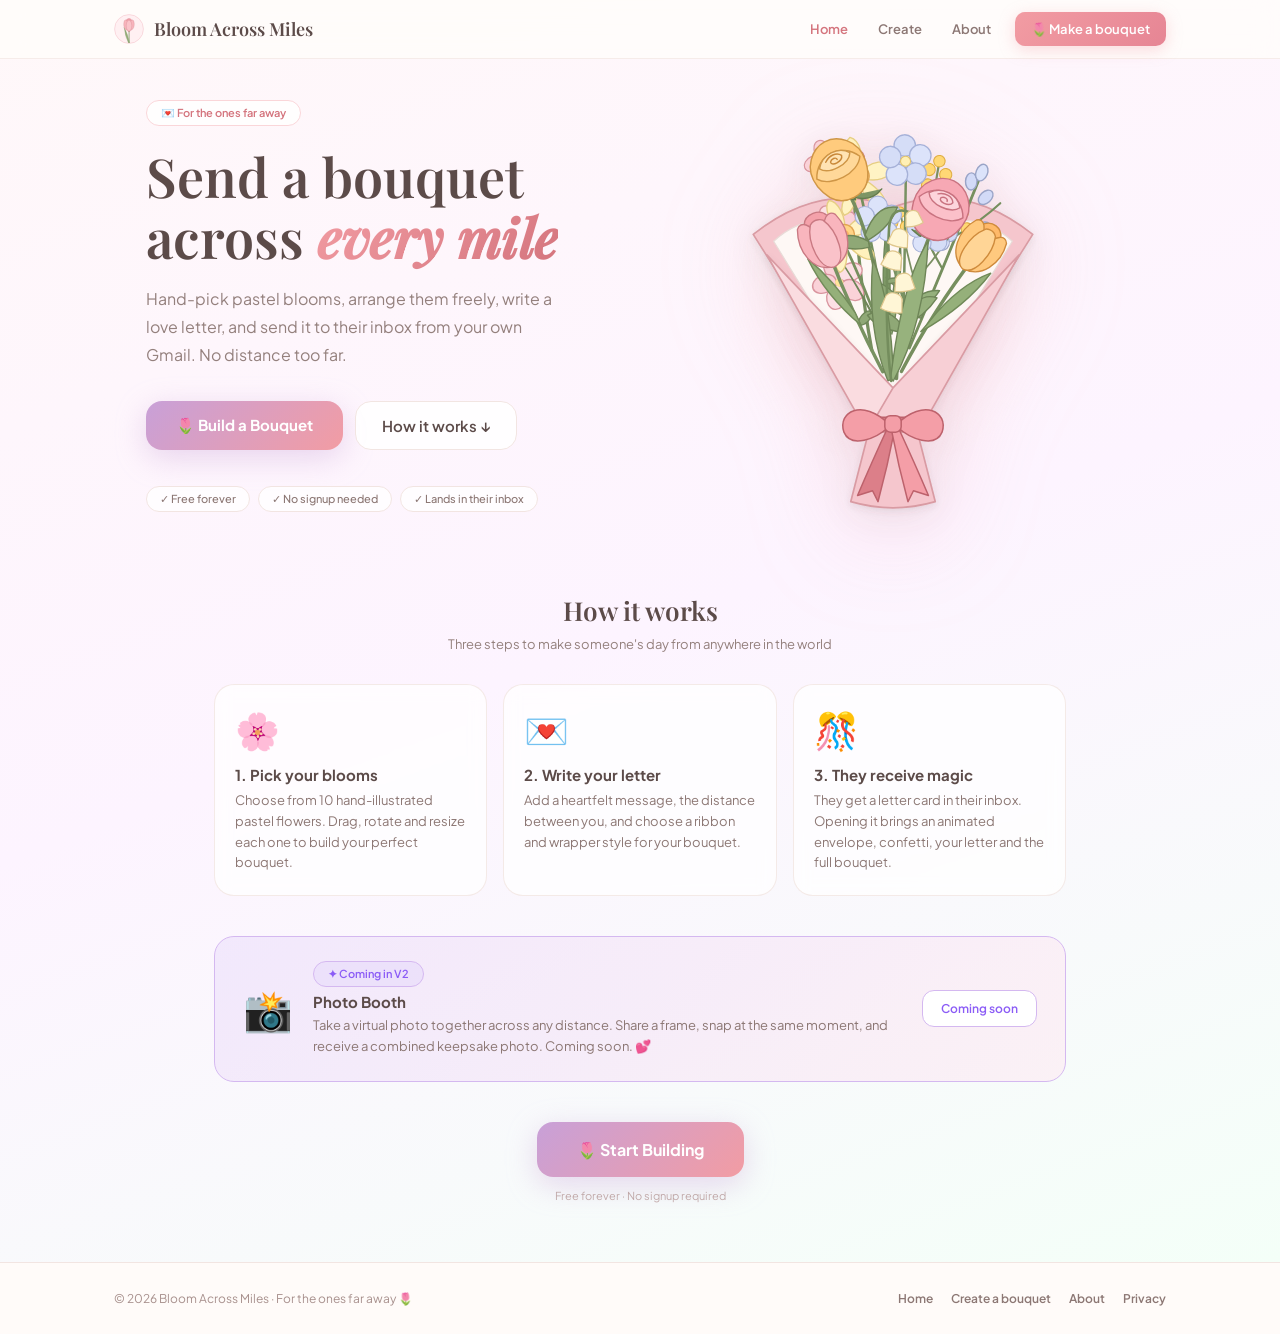
<file: index.html>
<!DOCTYPE html>
<html lang="en">
<head>
<meta charset="UTF-8">
<meta name="viewport" content="width=device-width, initial-scale=1.0, viewport-fit=cover">
<title>Bloom Across Miles - send a bouquet across every mile</title>
<meta name="description" content="Build a pastel bouquet, write a love letter and send it to someone far away. Free, no signup.">
<meta name="theme-color" content="#fdf8f3">
<link rel="icon" href="assets/favicon.svg" type="image/svg+xml">
<link rel="apple-touch-icon" href="assets/apple-touch-icon.png">
<meta property="og:type" content="website">
<meta property="og:site_name" content="Bloom Across Miles">
<meta property="og:title" content="Bloom Across Miles - send a bouquet across every mile">
<meta property="og:description" content="Build a pastel bouquet, write a love letter and send it to someone far away. Free, no signup.">
<meta property="og:image" content="assets/og-image.png">
<meta name="twitter:card" content="summary_large_image">
<link rel="stylesheet" href="core/fonts.css">
<link rel="stylesheet" href="core/base.css">
<link rel="stylesheet" href="core/layout.css">
<link rel="stylesheet" href="features/landing/landing.css">
<script>/* Bouquet links sent before the site had separate pages pointed here; send them to the bouquet page */
if(/^#(b|z|bouquet)=/.test(location.hash))location.replace('bouquet.html'+location.hash);</script>
</head>
<body>

<main id="home">

  <!-- Floating background petals -->
  <div id="landingPetals"></div>

  <div data-site-header></div>

  <!-- Hero - two-column split layout -->
  <div id="hero-split" style="flex:1;display:grid;grid-template-columns:1fr 1fr;align-items:center;gap:0;padding:32px 48px 32px 56px;position:relative;z-index:10;max-width:1100px;margin:0 auto;width:100%;">

    <!-- LEFT: Text content -->
    <div style="display:flex;flex-direction:column;align-items:flex-start;text-align:left;padding-right:32px;">

      <!-- Tag line -->
      <div class="land-fade land-fade-1 version-badge" style="margin-bottom:20px;">
        💌 For the ones far away
      </div>

      <!-- Headline -->
      <h1 class="font-serif land-fade land-fade-2" style="font-size:clamp(36px,4.2vw,58px);font-weight:600;color:#5c4b49;line-height:1.12;margin-bottom:18px;">
        Send a bouquet<br>across <span style="color:#d4747d;font-style:italic;background:linear-gradient(135deg,#f29ca3,#d4747d);-webkit-background-clip:text;-webkit-text-fill-color:transparent;background-clip:text;">every mile</span>
      </h1>

      <p class="land-fade land-fade-3" style="font-size:16px;color:#94807d;line-height:1.75;margin-bottom:32px;max-width:420px;">
        Hand-pick pastel blooms, arrange them freely, write a love letter, and send it to their inbox from your own Gmail. No distance too far.
      </p>

      <!-- CTAs -->
      <div class="land-fade land-fade-4" style="display:flex;gap:12px;flex-wrap:wrap;margin-bottom:36px;">
        <a href="create.html" class="btn-bouquet" style="font-size:15px;padding:14px 30px;">
          🌷 Build a Bouquet
        </a>
        <a href="#features" class="link-soft">How it works ↓</a>
      </div>

      <!-- Trust pills -->
      <div class="land-fade land-fade-5" style="display:flex;flex-wrap:wrap;gap:8px;">
        <span style="display:inline-flex;align-items:center;gap:5px;background:rgba(255,255,255,.75);border:1px solid #f2e5e2;border-radius:99px;padding:5px 13px;font-size:11px;color:#8c7774;font-weight:500;">✓ Free forever</span>
        <span style="display:inline-flex;align-items:center;gap:5px;background:rgba(255,255,255,.75);border:1px solid #f2e5e2;border-radius:99px;padding:5px 13px;font-size:11px;color:#8c7774;font-weight:500;">✓ No signup needed</span>
        <span style="display:inline-flex;align-items:center;gap:5px;background:rgba(255,255,255,.75);border:1px solid #f2e5e2;border-radius:99px;padding:5px 13px;font-size:11px;color:#8c7774;font-weight:500;">✓ Lands in their inbox</span>
      </div>
    </div>

    <!-- RIGHT: Big animated bouquet -->
    <div class="float-bob land-fade land-fade-1" style="display:flex;align-items:center;justify-content:center;">
      <!-- Decorative glow circle behind bouquet -->
      <div style="position:relative;display:flex;align-items:center;justify-content:center;">
        <div style="position:absolute;width:320px;height:320px;border-radius:50%;background:radial-gradient(circle,rgba(249,184,196,.28) 0%,rgba(255,240,244,.12) 60%,transparent 80%);pointer-events:none;"></div>
        <svg id="heroSvg" viewBox="80 55 440 630" width="300" height="430" style="overflow:visible;filter:drop-shadow(0 20px 50px rgba(242,156,163,.28)) drop-shadow(0 6px 16px rgba(92,75,73,.08));position:relative;z-index:1;"></svg>
      </div>
    </div>
  </div>


  <!-- Features section -->
  <div id="features" style="padding:40px 24px 60px;position:relative;z-index:10;max-width:900px;margin:0 auto;width:100%;">
    <h2 class="font-serif land-fade" style="font-size:26px;font-weight:600;color:#5c4b49;text-align:center;margin-bottom:8px;">How it works</h2>
    <p style="font-size:13px;color:#94807d;text-align:center;margin-bottom:32px;">Three steps to make someone's day from anywhere in the world</p>

    <div style="display:grid;grid-template-columns:repeat(auto-fit,minmax(240px,1fr));gap:16px;margin-bottom:40px;">

      <div class="feature-card land-fade land-fade-2">
        <div style="font-size:36px;margin-bottom:12px;">🌸</div>
        <h3 style="font-size:15px;font-weight:700;color:#5c4b49;margin-bottom:6px;">1. Pick your blooms</h3>
        <p style="font-size:13px;color:#8c7774;line-height:1.6;">Choose from 10 hand-illustrated pastel flowers. Drag, rotate and resize each one to build your perfect bouquet.</p>
      </div>

      <div class="feature-card land-fade land-fade-3">
        <div style="font-size:36px;margin-bottom:12px;">💌</div>
        <h3 style="font-size:15px;font-weight:700;color:#5c4b49;margin-bottom:6px;">2. Write your letter</h3>
        <p style="font-size:13px;color:#8c7774;line-height:1.6;">Add a heartfelt message, the distance between you, and choose a ribbon and wrapper style for your bouquet.</p>
      </div>

      <div class="feature-card land-fade land-fade-4">
        <div style="font-size:36px;margin-bottom:12px;">🎊</div>
        <h3 style="font-size:15px;font-weight:700;color:#5c4b49;margin-bottom:6px;">3. They receive magic</h3>
        <p style="font-size:13px;color:#8c7774;line-height:1.6;">They get a letter card in their inbox. Opening it brings an animated envelope, confetti, your letter and the full bouquet.</p>
      </div>
    </div>

    <!-- V2 teaser -->
    <div style="background:linear-gradient(135deg,rgba(232,218,250,.5),rgba(255,230,240,.5));border:1.5px solid #d4b8f0;border-radius:20px;padding:24px 28px;display:flex;align-items:center;gap:20px;flex-wrap:wrap;">
      <div style="font-size:40px;">📸</div>
      <div style="flex:1;min-width:200px;">
        <div style="display:flex;align-items:center;gap:8px;margin-bottom:5px;">
          <span class="version-badge v2-badge">✦ Coming in V2</span>
        </div>
        <h3 style="font-size:15px;font-weight:700;color:#5c4b49;margin-bottom:4px;">Photo Booth</h3>
        <p style="font-size:13px;color:#8c7774;line-height:1.6;">Take a virtual photo together across any distance. Share a frame, snap at the same moment, and receive a combined keepsake photo. Coming soon. 💕</p>
      </div>
      <span style="background:white;border-radius:12px;padding:10px 18px;font-size:12px;font-weight:600;color:#8b5cf6;border:1px solid #d4b8f0;white-space:nowrap;">Coming soon</span>
    </div>

    <!-- Final CTA -->
    <div style="text-align:center;margin-top:40px;">
      <a href="create.html" class="btn-bouquet" style="font-size:16px;padding:17px 40px;">
        🌷 Start Building
      </a>
      <p style="font-size:11px;color:#c0a8a8;margin-top:12px;">Free forever · No signup required</p>
    </div>
  </div>
</main>
<div data-site-footer></div>

<script defer src="core/layout.js"></script>
<script defer src="core/state.js"></script>
<script defer src="core/utils.js"></script>
<script defer src="bouquet/flowers.js"></script>
<script defer src="bouquet/defaults.js"></script>
<script defer src="bouquet/render.js"></script>
<script defer src="features/landing/landing.js"></script>
</body>
</html>
</file>
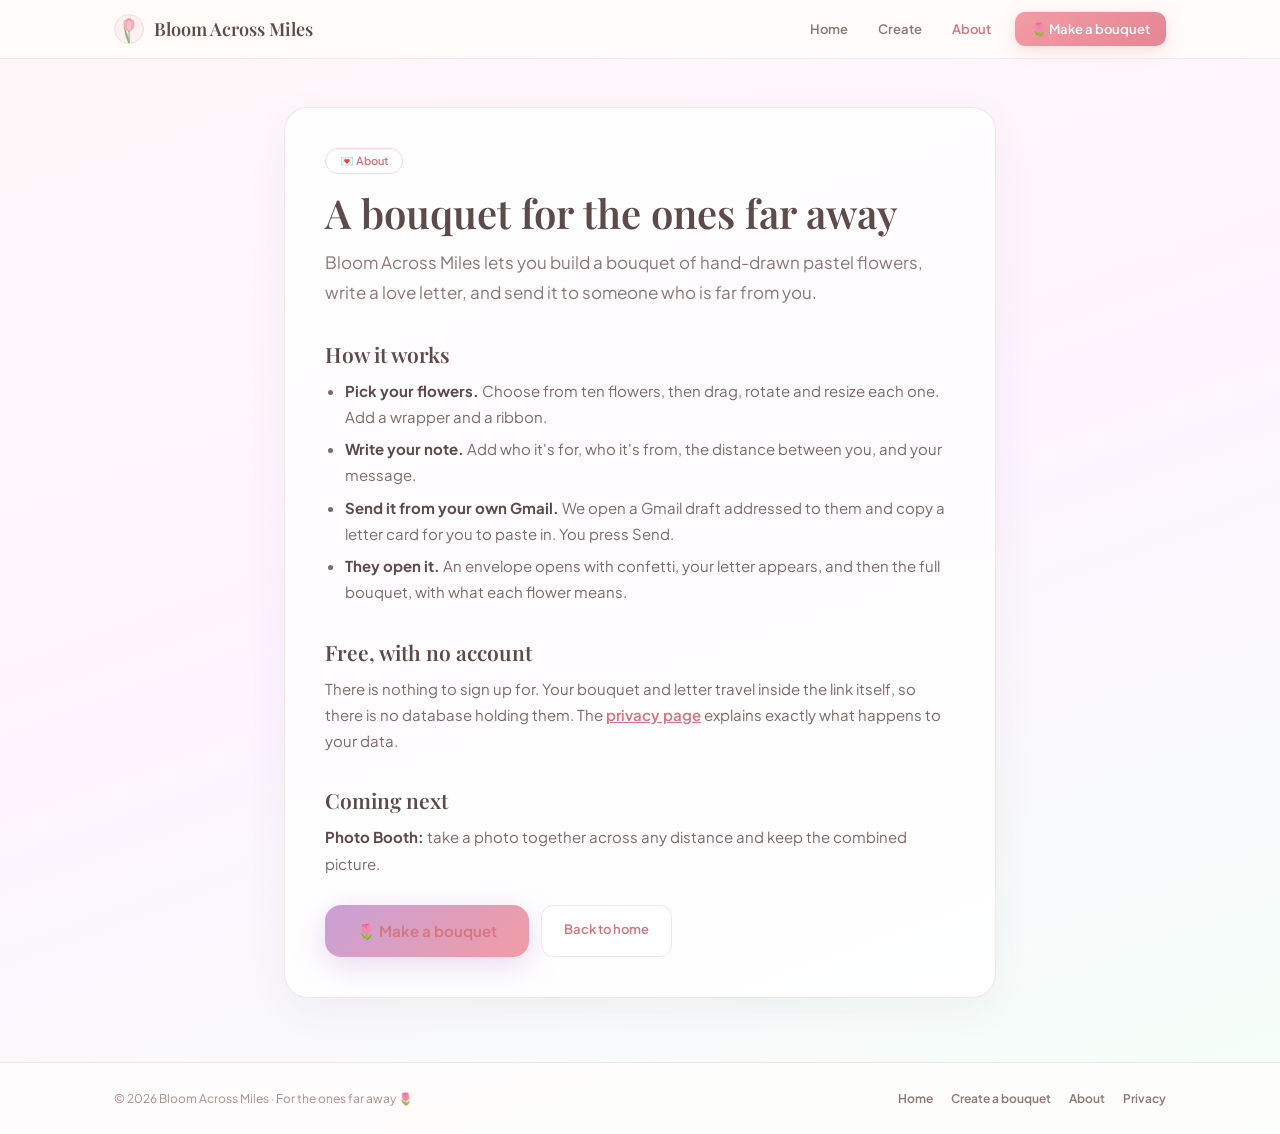
<file: about.html>
<!DOCTYPE html>
<html lang="en">
<head>
<meta charset="UTF-8">
<meta name="viewport" content="width=device-width, initial-scale=1.0, viewport-fit=cover">
<title>About - Bloom Across Miles</title>
<meta name="description" content="What Bloom Across Miles is and how sending a bouquet works.">
<meta name="theme-color" content="#fdf8f3">
<link rel="icon" href="assets/favicon.svg" type="image/svg+xml">
<link rel="apple-touch-icon" href="assets/apple-touch-icon.png">
<meta property="og:type" content="website">
<meta property="og:site_name" content="Bloom Across Miles">
<meta property="og:title" content="About - Bloom Across Miles">
<meta property="og:description" content="What Bloom Across Miles is and how sending a bouquet works.">
<meta property="og:image" content="assets/og-image.png">
<meta name="twitter:card" content="summary_large_image">
<link rel="stylesheet" href="core/fonts.css">
<link rel="stylesheet" href="core/base.css">
<link rel="stylesheet" href="core/layout.css">
</head>
<body class="page">
<div data-site-header></div>
<main class="page-main">
<article class="prose">
  <span class="eyebrow">💌 About</span>
  <h1>A bouquet for the ones far away</h1>
  <p class="lead">Bloom Across Miles lets you build a bouquet of hand-drawn pastel flowers, write a love letter, and send it to someone who is far from you.</p>

  <h2>How it works</h2>
  <ul>
    <li><strong>Pick your flowers.</strong> Choose from ten flowers, then drag, rotate and resize each one. Add a wrapper and a ribbon.</li>
    <li><strong>Write your note.</strong> Add who it's for, who it's from, the distance between you, and your message.</li>
    <li><strong>Send it from your own Gmail.</strong> We open a Gmail draft addressed to them and copy a letter card for you to paste in. You press Send.</li>
    <li><strong>They open it.</strong> An envelope opens with confetti, your letter appears, and then the full bouquet, with what each flower means.</li>
  </ul>

  <h2>Free, with no account</h2>
  <p>There is nothing to sign up for. Your bouquet and letter travel inside the link itself, so there is no database holding them. The <a href="privacy.html">privacy page</a> explains exactly what happens to your data.</p>

  <h2>Coming next</h2>
  <p><strong>Photo Booth:</strong> take a photo together across any distance and keep the combined picture.</p>

  <div class="prose-actions">
    <a href="create.html" class="btn-bouquet">🌷 Make a bouquet</a>
    <a href="index.html" class="btn-secondary" style="padding:15px 22px;">Back to home</a>
  </div>
</article>
</main>
<div data-site-footer></div>
<script defer src="core/layout.js"></script>
</body>
</html>
</file>
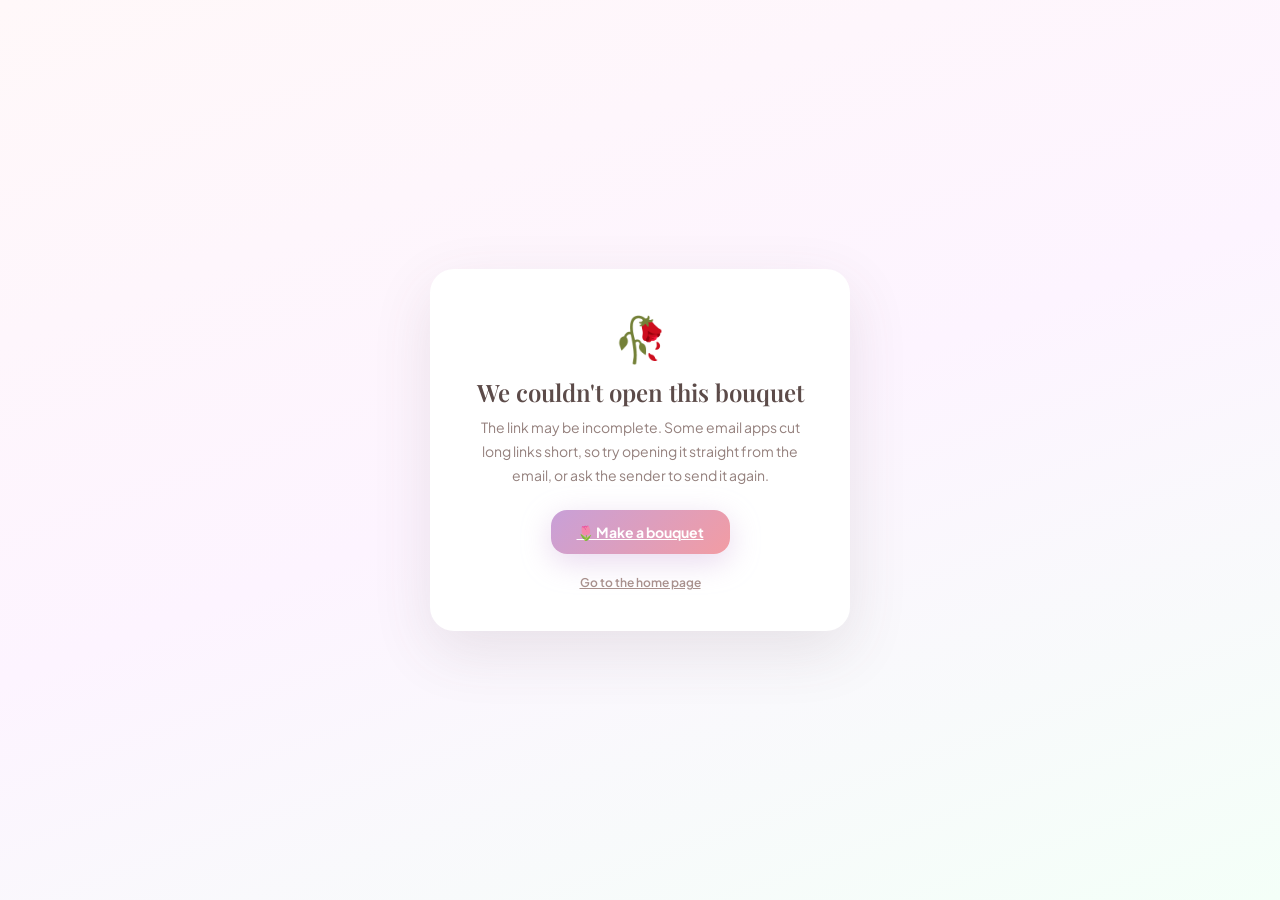
<file: bouquet.html>
<!DOCTYPE html>
<html lang="en">
<head>
<meta charset="UTF-8">
<meta name="viewport" content="width=device-width, initial-scale=1.0, viewport-fit=cover">
<title>A bouquet for you - Bloom Across Miles</title>
<meta name="description" content="Someone far away sent you a bouquet and a love letter. Open it here.">
<meta name="robots" content="noindex">
<meta name="theme-color" content="#fdf8f3">
<link rel="icon" href="assets/favicon.svg" type="image/svg+xml">
<link rel="apple-touch-icon" href="assets/apple-touch-icon.png">
<meta property="og:type" content="website">
<meta property="og:site_name" content="Bloom Across Miles">
<meta property="og:title" content="A bouquet for you - Bloom Across Miles">
<meta property="og:description" content="Someone far away sent you a bouquet and a love letter. Open it here.">
<meta property="og:image" content="assets/og-image.png">
<meta name="twitter:card" content="summary_large_image">
<link rel="stylesheet" href="core/fonts.css">
<link rel="stylesheet" href="core/base.css">
<link rel="stylesheet" href="core/screens.css">
<link rel="stylesheet" href="features/send/send.css">
<link rel="stylesheet" href="features/recipient/recipient.css">
</head>
<body>
<noscript><p style="padding:40px;text-align:center;">Please turn on JavaScript to open your bouquet.</p></noscript>

<div id="screen-recipient" data-screen="recipient" data-display="block">
  <div id="recipient-bg"></div>
  <canvas id="confetti-canvas"></canvas>

  <!-- Envelope animation -->
  <div id="envelope-wrap">
    <div style="text-align:center;margin-bottom:28px;position:relative;z-index:20;">
      <p style="font-size:12px;letter-spacing:.1em;text-transform:uppercase;font-weight:600;color:#d97b84;margin-bottom:6px;">💌 You received something special</p>
      <h2 class="font-serif" style="font-size:28px;font-weight:600;color:#5c4b49;" id="recipientHeading">A bouquet is waiting for you</h2>
    </div>

    <!-- The envelope -->
    <div class="env-container env-bounce" id="envContainer" onclick="openEnvelope()" title="Tap to open" role="button" aria-label="Open the envelope">
      <!-- Envelope body -->
      <div class="env-body"></div>
      <!-- Back flap (always visible behind letter) -->
      <div class="env-back-flap"></div>
      <!-- Left & right inner triangles -->
      <div class="env-left"></div>
      <div class="env-right"></div>
      <!-- Bottom inner triangle -->
      <div class="env-bottom"></div>
      <!-- Letter (starts inside, rises up) -->
      <div class="letter-card" id="letterCard">
        <div class="letter-paper">
          <!-- Wax seal heart -->
          <div class="letter-wax">
            <svg viewBox="0 0 40 40" width="40" height="40">
              <circle cx="20" cy="20" r="19" fill="#c0392b" stroke="#922b21" stroke-width="1.5"/>
              <path d="M20 30 C20 30 9 22 9 15 C9 11 12 8 16 8 C18 8 20 10 20 12 C20 10 22 8 24 8 C28 8 31 11 31 15 C31 22 20 30 20 30 Z" fill="#e8f8f5"/>
              <path d="M14 13 Q16 11 18 13" fill="none" stroke="#922b21" stroke-width="1.2" stroke-linecap="round" opacity=".6"/>
              <path d="M13 16 Q17 13 21 16" fill="none" stroke="#922b21" stroke-width="1.2" stroke-linecap="round" opacity=".5"/>
              <path d="M12 19 Q16 15 20 18" fill="none" stroke="#922b21" stroke-width="1" stroke-linecap="round" opacity=".4"/>
            </svg>
          </div>
          <div style="height:80px;"></div><!-- space for lines via ::before -->
        </div>
      </div>
      <!-- Front flap (opens) -->
      <div class="env-front-flap" id="envFlap"></div>
      <!-- Heart seal on the closed flap -->
      <div class="env-seal" id="envSeal">
        <svg viewBox="0 0 56 52" width="56" height="52">
            <path d="M28 46 C28 46 4 30 4 16 C4 9 9 4 16 4 C20 4 24 6 28 11 C32 6 36 4 40 4 C47 4 52 9 52 16 C52 30 28 46 28 46 Z" fill="#c0392b" stroke="#922b21" stroke-width="2"/>
            <path d="M16 13 Q20 10 24 13" fill="none" stroke="#e74c3c" stroke-width="1.8" stroke-linecap="round" opacity=".7"/>
            <path d="M14 18 Q19 14 25 18" fill="none" stroke="#e74c3c" stroke-width="1.6" stroke-linecap="round" opacity=".55"/>
            <path d="M13 23 Q18 18 24 23" fill="none" stroke="#e74c3c" stroke-width="1.4" stroke-linecap="round" opacity=".4"/>
            <path d="M13 28 Q18 22 24 27" fill="none" stroke="#e74c3c" stroke-width="1.2" stroke-linecap="round" opacity=".3"/>
          </svg>
      </div>
    </div>

    <p id="clickHint" style="margin-top:20px;font-size:13px;color:#b89898;font-style:italic;position:relative;z-index:20;animation:envBounce 2s ease-in-out infinite;">Tap the envelope to open ✨</p>
  </div>

  <!-- Love Letter Modal - appears after envelope opens -->
  <div id="letter-modal">
    <div class="letter-modal-card">
      <!-- Decorative stamp -->
      <div style="position:absolute;top:20px;right:20px;width:60px;height:76px;border-radius:8px;border:2px dashed #e5c5c7;background:#fff9f9;display:flex;flex-direction:column;align-items:center;justify-content:center;padding:6px;text-align:center;transform:rotate(3deg);">
        <span style="font-size:22px;">💌</span>
        <span style="font-size:8px;font-weight:700;color:#94807d;letter-spacing:.05em;margin-top:2px;">AIR MAIL</span>
      </div>

      <!-- Distance badge -->
      <div id="modal-dist-badge" style="display:inline-flex;align-items:center;gap:6px;padding:5px 14px;border-radius:99px;background:#fff0f1;border:1px solid #fad6d9;color:#d46a74;font-size:11px;font-weight:600;margin-bottom:20px;">
        ✈️ <span id="modal-dist"></span>
      </div>

      <!-- Greeting -->
      <div class="font-hand" style="font-size:28px;color:#5c4b49;margin-bottom:6px;">
        Dearest <span id="modal-to" style="color:#d4747d;"></span>,
      </div>

      <!-- Message on lined paper -->
      <div class="modal-lines" style="margin-bottom:20px;">
        <p id="modal-msg" class="font-hand" style="font-size:22px;line-height:2;color:#5c4b49;padding:0 4px;"></p>
      </div>

      <!-- Sign-off -->
      <div style="border-top:1px solid #f5ebe9;padding-top:16px;display:flex;align-items:center;justify-content:space-between;flex-wrap:wrap;gap:12px;">
        <div>
          <div style="font-size:11px;color:#94807d;">With all my love,</div>
          <div class="font-hand" id="modal-from" style="font-size:26px;font-weight:700;color:#d4747d;"></div>
        </div>
        <div style="text-align:right;">
          <div style="font-size:11px;color:#94807d;margin-bottom:2px;">Sent with a bouquet</div>
          <div style="font-size:11px;color:#c0a8a8;">crafted just for you 🌸</div>
        </div>
      </div>

      <!-- CTA to view bouquet -->
      <div style="margin-top:24px;text-align:center;">
        <p style="font-size:12px;color:#94807d;margin-bottom:14px;">They built you a whole bouquet. Open it to see every flower they chose!</p>
        <button class="btn-bouquet" id="openBouquetBtn" onclick="openBouquet()">
          🌷 Open My Bouquet
        </button>
      </div>

      <button onclick="closeModal()" aria-label="Close" style="position:absolute;top:14px;left:14px;background:none;border:none;cursor:pointer;font-size:18px;color:#c0a8a8;font-family:inherit;">✕</button>
    </div>
  </div>
</div>

<div id="screen-bouquet" data-screen="bouquet" data-display="flex" style="display:none;min-height:100vh;flex-direction:column;align-items:center;justify-content:flex-start;padding:30px 20px;background:linear-gradient(160deg,#fff0f4 0%,#f4f0ff 60%,#f0fff4 100%);">
  <canvas id="confetti-canvas2" style="position:fixed;inset:0;pointer-events:none;z-index:10;"></canvas>

  <div style="text-align:center;margin-bottom:24px;position:relative;z-index:20;">
    <div style="font-size:40px;margin-bottom:8px;">🌷</div>
    <h2 class="font-serif" style="font-size:26px;font-weight:600;color:#5c4b49;margin-bottom:4px;" id="bouquetRevealTitle">Your bouquet is here!</h2>
    <p style="font-size:13px;color:#94807d;" id="bouquetRevealSub">Hand-picked with love, just for you</p>
  </div>

  <!-- Swaying bouquet -->
  <div style="position:relative;z-index:20;width:100%;max-width:440px;aspect-ratio:5/6;max-height:60vh;animation:gentleSway 5s ease-in-out infinite;transform-origin:bottom center;">
    <svg id="revealSvg" viewBox="0 0 600 700" style="width:100%;height:100%;overflow:visible;filter:drop-shadow(0 4px 24px rgba(92,75,73,.13));">
    </svg>
  </div>

  <!-- Floriography tags -->
  <div style="position:relative;z-index:20;margin-top:20px;width:100%;max-width:440px;background:rgba(255,255,255,.85);backdrop-filter:blur(8px);border-radius:16px;padding:16px;border:1px solid #f2e5e2;">
    <p style="font-size:10px;font-weight:700;text-transform:uppercase;letter-spacing:.06em;color:#8c7774;margin-bottom:10px;">✦ Flowers chosen for you &amp; their meanings</p>
    <div id="revealFloriography" style="display:flex;flex-wrap:wrap;gap:6px;"></div>
  </div>

  <!-- Send one back -->
  <div style="position:relative;z-index:20;margin-top:16px;text-align:center;">
    <a href="create.html" class="btn-bouquet" style="font-size:13px;padding:12px 24px;">
      🌸 Create your own bouquet to send back
    </a>
    <p style="font-size:11px;color:#b59e9b;margin-top:14px;">Made with <a href="index.html" style="color:#d4747d;font-weight:600;text-decoration:none;">Bloom Across Miles</a> · <a href="privacy.html" style="color:#a8908d;text-decoration:none;">Privacy</a></p>
  </div>
</div>

<!-- Shown when the link is empty or damaged -->
<div id="screen-missing" data-screen="missing" data-display="flex">
  <div class="send-card" style="max-width:420px;">
    <div style="font-size:44px;margin-bottom:10px;">🥀</div>
    <h1 class="font-serif" style="font-size:24px;font-weight:600;color:#5c4b49;margin-bottom:8px;">We couldn't open this bouquet</h1>
    <p style="font-size:14px;color:#94807d;line-height:1.7;margin-bottom:22px;">The link may be incomplete. Some email apps cut long links short, so try opening it straight from the email, or ask the sender to send it again.</p>
    <a href="create.html" class="btn-bouquet" style="font-size:14px;padding:13px 26px;">🌷 Make a bouquet</a>
    <p style="margin-top:16px;"><a href="index.html" style="font-size:12px;color:#a8908d;font-weight:600;">Go to the home page</a></p>
  </div>
</div>

<div id="toast" role="status" aria-live="polite"><span style="color:#f29ca3;">✓</span><span id="toastMsg">Done!</span></div>

<script defer src="core/state.js"></script>
<script defer src="core/utils.js"></script>
<script defer src="core/screens.js"></script>
<script defer src="bouquet/flowers.js"></script>
<script defer src="bouquet/render.js"></script>
<script defer src="bouquet/link.js"></script>
<script defer src="features/recipient/recipient.js"></script>
<script defer src="features/recipient/confetti.js"></script>
</body>
</html>
</file>
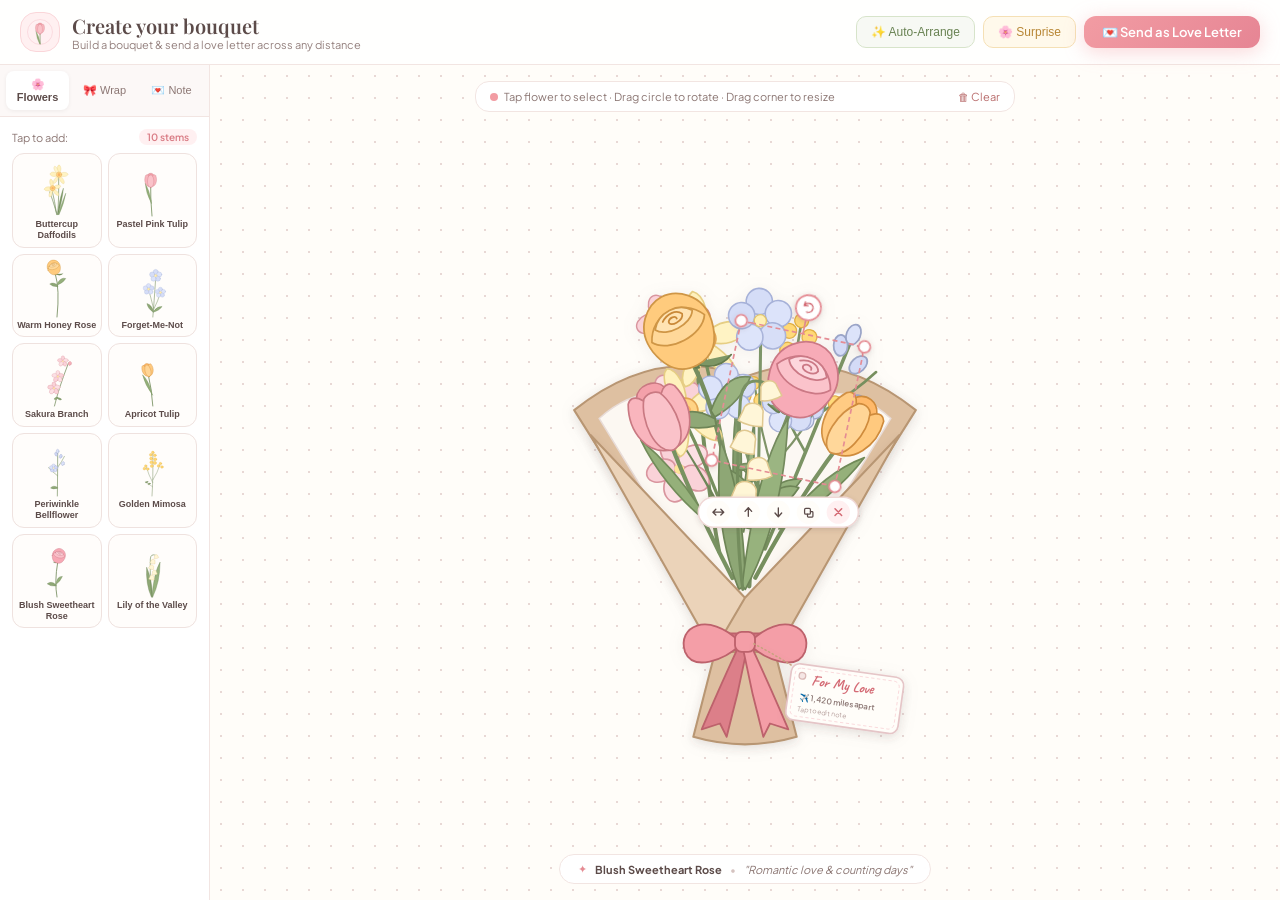
<file: create.html>
<!DOCTYPE html>
<html lang="en">
<head>
<meta charset="UTF-8">
<meta name="viewport" content="width=device-width, initial-scale=1.0, viewport-fit=cover">
<title>Create a bouquet - Bloom Across Miles</title>
<meta name="description" content="Pick flowers, arrange them, write your letter and send it.">
<meta name="theme-color" content="#fdf8f3">
<link rel="icon" href="assets/favicon.svg" type="image/svg+xml">
<link rel="apple-touch-icon" href="assets/apple-touch-icon.png">
<meta property="og:type" content="website">
<meta property="og:site_name" content="Bloom Across Miles">
<meta property="og:title" content="Create a bouquet - Bloom Across Miles">
<meta property="og:description" content="Pick flowers, arrange them, write your letter and send it.">
<meta property="og:image" content="assets/og-image.png">
<meta name="twitter:card" content="summary_large_image">
<link rel="stylesheet" href="core/fonts.css">
<link rel="stylesheet" href="core/base.css">
<link rel="stylesheet" href="core/screens.css">
<link rel="stylesheet" href="features/builder/builder.css">
<link rel="stylesheet" href="features/send/send.css">
<link rel="stylesheet" href="features/distance/distance.css">
</head>
<body>

<div id="screen-builder" data-screen="builder" data-display="flex" style="display:flex;">
  <!-- Header -->
  <header id="builderHeader" style="background:rgba(255,255,255,.9);backdrop-filter:blur(12px);border-bottom:1px solid #f2e5e2;position:sticky;top:0;z-index:30;padding:12px 20px 12px 20px;display:flex;flex-wrap:wrap;align-items:center;justify-content:space-between;gap:10px;">
    <div style="display:flex;align-items:center;gap:12px;">
      <a href="index.html" style="width:40px;height:40px;border-radius:16px;background:#fff0f1;border:1px solid #fad6d9;display:flex;align-items:center;justify-content:center;font-size:20px;cursor:pointer;transition:background .15s;" title="Back to home" aria-label="Back to home"><img src="assets/favicon.svg" alt="" width="26" height="26"></a>
      <div>
        <h1 class="font-serif" style="font-size:20px;font-weight:600;color:#5c4b49;line-height:1.2;">Create your bouquet</h1>
        <p style="font-size:11px;color:#94807d;">Build a bouquet & send a love letter across any distance</p>
      </div>
    </div>
    <div id="builderActions" style="display:flex;gap:8px;flex-wrap:wrap;">
      <button onclick="autoArrange()" style="padding:8px 14px;border-radius:10px;font-size:12px;font-weight:500;background:#f7f9f4;color:#688252;border:1px solid #d7e4ca;cursor:pointer;">✨ Auto-Arrange</button>
      <button onclick="loadSample()" style="padding:8px 14px;border-radius:10px;font-size:12px;font-weight:500;background:#fff9eb;color:#b88736;border:1px solid #f5e0b5;cursor:pointer;">🌸 Surprise</button>
      <button onclick="goToSend()" class="btn-primary" style="padding:8px 18px;font-size:13px;">💌 Send as Love Letter</button>
    </div>
  </header>

  <!-- Main -->
  <main style="flex:1;display:grid;grid-template-columns:1fr;gap:0;">
    <div id="builderLayout" style="display:flex;flex:1;overflow:hidden;min-height:0;">

      <!-- Sidebar -->
      <aside id="builderPanel" style="width:210px;flex-shrink:0;background:white;border-right:1px solid #f2e5e2;display:flex;flex-direction:column;max-height:calc(100vh - 65px);overflow:hidden;">
        <!-- Tab buttons -->
        <div style="display:flex;border-bottom:1px solid #f2e5e2;background:#fcf8f7;padding:6px;gap:4px;">
          <button id="tb-flowers" onclick="switchTab('flowers')" style="flex:1;padding:7px 4px;border-radius:8px;font-size:11px;font-weight:600;background:white;color:#5c4b49;border:none;cursor:pointer;box-shadow:0 1px 4px rgba(0,0,0,.06);">🌸 Flowers</button>
          <button id="tb-wrap" onclick="switchTab('wrap')" style="flex:1;padding:7px 4px;border-radius:8px;font-size:11px;font-weight:500;color:#8c7774;background:transparent;border:none;cursor:pointer;">🎀 Wrap</button>
          <button id="tb-note" onclick="switchTab('note')" style="flex:1;padding:7px 4px;border-radius:8px;font-size:11px;font-weight:500;color:#8c7774;background:transparent;border:none;cursor:pointer;">💌 Note</button>
        </div>

        <!-- Flowers tab -->
        <div id="tp-flowers" style="flex:1;overflow-y:auto;padding:12px;">
          <div style="display:flex;align-items:center;justify-content:space-between;margin-bottom:8px;">
            <p style="font-size:11px;color:#8c7774;">Tap to add:</p>
            <span id="stemBadge" style="font-size:10px;font-weight:600;padding:2px 8px;border-radius:20px;background:#fff0f1;color:#d97b84;">0 stems</span>
          </div>
          <div id="flowerGrid" style="display:grid;grid-template-columns:repeat(auto-fill,minmax(84px,1fr));gap:6px;"></div>
        </div>

        <!-- Wrap tab -->
        <div id="tp-wrap" style="flex:1;overflow-y:auto;padding:12px;display:none;">
          <p style="font-size:10px;font-weight:700;text-transform:uppercase;letter-spacing:.06em;color:#8c7774;margin-bottom:8px;">Wrapper</p>
          <div style="display:grid;grid-template-columns:repeat(auto-fill,minmax(84px,1fr));gap:6px;margin-bottom:14px;" id="wrapGrid">
            <button onclick="setWrapper('kraft')" data-wrap="kraft" class="wrap-btn" style="padding:8px 6px;border-radius:10px;border:2px solid #e58c94;background:#fff9f5;text-align:left;display:flex;align-items:center;gap:6px;cursor:pointer;"><span style="width:20px;height:20px;border-radius:50%;background:#e6cbb3;border:1px solid #c6a788;flex-shrink:0;"></span><div><div style="font-size:10px;font-weight:600;color:#5c4b49;">Kraft</div></div></button>
            <button onclick="setWrapper('blush')" data-wrap="blush" class="wrap-btn" style="padding:8px 6px;border-radius:10px;border:2px solid #f2e5e2;background:white;text-align:left;display:flex;align-items:center;gap:6px;cursor:pointer;"><span style="width:20px;height:20px;border-radius:50%;background:#fadce0;border:1px solid #eab8bf;flex-shrink:0;"></span><div><div style="font-size:10px;font-weight:600;color:#5c4b49;">Blush</div></div></button>
            <button onclick="setWrapper('lavender')" data-wrap="lavender" class="wrap-btn" style="padding:8px 6px;border-radius:10px;border:2px solid #f2e5e2;background:white;text-align:left;display:flex;align-items:center;gap:6px;cursor:pointer;"><span style="width:20px;height:20px;border-radius:50%;background:#e3e7fa;border:1px solid #bdc4e3;flex-shrink:0;"></span><div><div style="font-size:10px;font-weight:600;color:#5c4b49;">Lavender</div></div></button>
            <button onclick="setWrapper('sage')" data-wrap="sage" class="wrap-btn" style="padding:8px 6px;border-radius:10px;border:2px solid #f2e5e2;background:white;text-align:left;display:flex;align-items:center;gap:6px;cursor:pointer;"><span style="width:20px;height:20px;border-radius:50%;background:#e2ecd8;border:1px solid #b8cca5;flex-shrink:0;"></span><div><div style="font-size:10px;font-weight:600;color:#5c4b49;">Sage</div></div></button>
            <button onclick="setWrapper('vase')" data-wrap="vase" class="wrap-btn" style="padding:8px 6px;border-radius:10px;border:2px solid #f2e5e2;background:white;text-align:left;display:flex;align-items:center;gap:6px;cursor:pointer;"><span style="width:20px;height:20px;border-radius:50%;background:#e5f4f9;border:1px solid #b0d5e3;flex-shrink:0;"></span><div><div style="font-size:10px;font-weight:600;color:#5c4b49;">Vase</div></div></button>
            <button onclick="setWrapper('none')" data-wrap="none" class="wrap-btn" style="padding:8px 6px;border-radius:10px;border:2px solid #f2e5e2;background:white;text-align:left;display:flex;align-items:center;gap:6px;cursor:pointer;"><span style="width:20px;height:20px;border-radius:50%;background:#f0f0f0;border:1px dashed #aaa;flex-shrink:0;font-size:9px;display:flex;align-items:center;justify-content:center;color:#aaa;">✕</span><div><div style="font-size:10px;font-weight:600;color:#5c4b49;">None</div></div></button>
          </div>
          <p style="font-size:10px;font-weight:700;text-transform:uppercase;letter-spacing:.06em;color:#8c7774;margin-bottom:8px;">Ribbon</p>
          <div style="display:grid;grid-template-columns:repeat(auto-fill,minmax(56px,1fr));gap:5px;" id="ribbonGrid">
            <button onclick="setRibbon('rose')" data-ribbon="rose" class="ribbon-btn" style="padding:7px 4px;border-radius:10px;border:2px solid #e58c94;background:#fff9f5;text-align:center;cursor:pointer;font-size:10px;font-weight:500;"><div style="width:16px;height:16px;border-radius:50%;background:#f29ca3;border:1px solid #d4747d;margin:0 auto 3px;"></div>Rose</button>
            <button onclick="setRibbon('cream')" data-ribbon="cream" class="ribbon-btn" style="padding:7px 4px;border-radius:10px;border:2px solid #f2e5e2;background:white;text-align:center;cursor:pointer;font-size:10px;font-weight:500;"><div style="width:16px;height:16px;border-radius:50%;background:#fff7e2;border:1px solid #dfc798;margin:0 auto 3px;"></div>Cream</button>
            <button onclick="setRibbon('blue')" data-ribbon="blue" class="ribbon-btn" style="padding:7px 4px;border-radius:10px;border:2px solid #f2e5e2;background:white;text-align:center;cursor:pointer;font-size:10px;font-weight:500;"><div style="width:16px;height:16px;border-radius:50%;background:#b9c6f2;border:1px solid #8e9cd0;margin:0 auto 3px;"></div>Blue</button>
            <button onclick="setRibbon('berry')" data-ribbon="berry" class="ribbon-btn" style="padding:7px 4px;border-radius:10px;border:2px solid #f2e5e2;background:white;text-align:center;cursor:pointer;font-size:10px;font-weight:500;"><div style="width:16px;height:16px;border-radius:50%;background:#d96b78;border:1px solid #b04b57;margin:0 auto 3px;"></div>Berry</button>
            <button onclick="setRibbon('twine')" data-ribbon="twine" class="ribbon-btn" style="padding:7px 4px;border-radius:10px;border:2px solid #f2e5e2;background:white;text-align:center;cursor:pointer;font-size:10px;font-weight:500;"><div style="width:16px;height:16px;border-radius:50%;background:#c8a986;border:1px solid #9e7e5b;margin:0 auto 3px;"></div>Twine</button>
            <button onclick="setRibbon('none')" data-ribbon="none" class="ribbon-btn" style="padding:7px 4px;border-radius:10px;border:2px solid #f2e5e2;background:white;text-align:center;cursor:pointer;font-size:10px;font-weight:500;"><div style="width:16px;height:16px;border-radius:50%;background:#f0f0f0;border:1px dashed #aaa;margin:0 auto 3px;font-size:8px;display:flex;align-items:center;justify-content:center;color:#aaa;">✕</div>None</button>
          </div>
        </div>

        <!-- Note tab -->
        <div id="tp-note" style="flex:1;overflow-y:auto;padding:12px;display:none;">
          <div style="background:#fff9f9;border:1px solid #fad6d9;border-radius:14px;padding:12px;display:flex;flex-direction:column;gap:10px;">
            <div style="display:flex;align-items:center;justify-content:space-between;">
              <span style="font-size:10px;font-weight:700;text-transform:uppercase;letter-spacing:.06em;color:#d4747d;">💌 Note</span>
              <label style="display:flex;align-items:center;gap:5px;font-size:10px;cursor:pointer;"><input type="checkbox" id="showTag" checked onchange="syncNote()"> Show tag</label>
            </div>
            <div style="display:grid;grid-template-columns:1fr 1fr;gap:6px;">
              <div><label style="font-size:10px;font-weight:600;color:#8c7774;display:block;margin-bottom:3px;">To</label><input class="inp" type="text" id="noteTo" value="My Love" oninput="syncNote()" maxlength="28" style="font-size:11px;padding:7px 10px;"></div>
              <div><label style="font-size:10px;font-weight:600;color:#8c7774;display:block;margin-bottom:3px;">From</label><input class="inp" type="text" id="noteFrom" value="Yours Always" oninput="syncNote()" maxlength="28" style="font-size:11px;padding:7px 10px;"></div>
            </div>
            <div><label for="noteDist" style="font-size:10px;font-weight:600;color:#8c7774;display:block;margin-bottom:3px;">Distance</label><input class="inp" type="text" id="noteDist" value="1,420 miles apart" oninput="syncNote()" maxlength="32" style="font-size:11px;padding:7px 10px;">
              <div id="distanceCalc"></div>
            </div>
            <div>
              <div style="display:flex;align-items:center;justify-content:space-between;margin-bottom:3px;">
                <label style="font-size:10px;font-weight:600;color:#8c7774;">Message</label>
                <button onclick="nextPrompt()" style="font-size:10px;color:#d4747d;background:none;border:none;cursor:pointer;font-family:inherit;">✨ Prompt</button>
              </div>
              <textarea id="noteMsg" rows="4" oninput="syncNote()" maxlength="280" class="inp" style="font-size:11px;padding:7px 10px;resize:none;line-height:1.5;">Even though we're miles apart, I picked every single flower in this bouquet thinking of your smile. Counting down the days until I can hold you again! 🌸</textarea>
            </div>
          </div>
        </div>
      </aside>
      <!-- Drag to resize the sidebar (features/builder/panel-resize.js) -->
      <div id="panelResizer" role="separator" aria-orientation="vertical" aria-label="Resize sidebar" tabindex="0" title="Drag to resize, double-click to reset"></div>

      <!-- Canvas -->
      <section id="stage" class="studio-grid" style="flex:1;display:flex;flex-direction:column;align-items:center;padding:16px 12px;gap:10px;min-height:calc(100vh - 65px);position:relative;overflow:hidden;">
        <!-- status bar -->
        <div style="width:100%;max-width:540px;display:flex;align-items:center;justify-content:space-between;background:rgba(255,255,255,.9);backdrop-filter:blur(8px);border-radius:14px;border:1px solid #f2e5e2;padding:8px 14px;">
          <div style="display:flex;align-items:center;gap:6px;font-size:11px;color:#8c7774;">
            <span style="width:8px;height:8px;border-radius:50%;background:#f29ca3;flex-shrink:0;"></span>
            <span class="builder-tip-long">Tap flower to select · Drag circle to rotate · Drag corner to resize</span><span class="builder-tip-short">Tap a flower, then drag its handles</span>
          </div>
          <button onclick="clearCanvas()" style="font-size:11px;color:#b86b6b;background:none;border:none;cursor:pointer;font-family:inherit;">🗑 Clear</button>
        </div>
        <!-- SVG -->
        <div style="flex:1;width:100%;display:flex;align-items:center;justify-content:center;">
          <div class="canvas-box" style="position:relative;width:100%;max-width:500px;aspect-ratio:5/6;max-height:72vh;">
            <svg id="mainSvg" viewBox="0 0 600 700" style="width:100%;height:100%;overflow:visible;filter:drop-shadow(0 2px 8px rgba(92,75,73,.08));" aria-label="Your bouquet">
              <g id="wrapBack"></g>
              <g id="flowersLayer"></g>
              <g id="wrapFront" style="pointer-events:none"></g>
              <g id="ribbonLayer" style="pointer-events:none"></g>
              <g id="tagLayer" style="cursor:pointer" onclick="switchTab('note')"></g>
              <g id="gizmoLayer"></g>
            </svg>
          </div>
        </div>
        <!-- bottom pill -->
        <div style="background:rgba(255,255,255,.9);backdrop-filter:blur(8px);border:1px solid #f2e5e2;border-radius:99px;padding:7px 18px;display:flex;align-items:center;gap:8px;font-size:11px;">
          <span style="color:#e58c94;">✦</span>
          <span id="flowerName" style="font-weight:700;color:#5c4b49;">Tap any flower</span>
          <span style="color:#d5c3c0;">•</span>
          <span id="flowerMeaning" style="color:#8c7774;font-style:italic;">Drag handles on the flower to tilt & resize</span>
        </div>
      </section>
    </div>
  </main>
</div>

<div id="screen-send" data-screen="send" data-display="flex">
  <!-- PANEL A: Fill in details -->
  <div id="send-form-panel" class="send-card">
    <div style="font-size:48px;margin-bottom:12px;">💌</div>
    <h2 class="font-serif" style="font-size:24px;font-weight:600;color:#5c4b49;margin-bottom:6px;">Send your bouquet</h2>
    <p style="font-size:13px;color:#94807d;margin-bottom:24px;line-height:1.6;">Enter their email and hit send. They'll receive a beautiful love letter directly in their inbox.</p>
    <div style="display:flex;flex-direction:column;gap:12px;text-align:left;margin-bottom:20px;">
      <div>
        <label for="recipientEmail" style="font-size:12px;font-weight:600;color:#8c7774;display:block;margin-bottom:5px;">Their email address</label>
        <input class="inp" type="email" id="recipientEmail" placeholder="their@email.com" autocomplete="email" style="font-size:16px;padding:12px 16px;">
      </div>
      <div>
        <label for="senderName" style="font-size:12px;font-weight:600;color:#8c7774;display:block;margin-bottom:5px;">Your name (shows in the subject and letter)</label>
        <input class="inp" type="text" id="senderName" placeholder="Your name" maxlength="28" autocomplete="name" style="font-size:16px;padding:12px 16px;">
      </div>
    </div>
    <div style="background:#fff9f9;border:1px solid #fad6d9;border-radius:14px;padding:14px;text-align:left;margin-bottom:20px;">
      <p style="font-size:10px;font-weight:700;text-transform:uppercase;letter-spacing:.06em;color:#d4747d;margin-bottom:6px;">✉️ Message preview</p>
      <p class="font-hand" id="msgPreview" style="font-size:18px;color:#5c4b49;line-height:1.5;max-height:80px;overflow:hidden;"></p>
    </div>
    <p id="sendWarn" style="display:none;background:#fff6e6;border:1px solid #f5e0b5;color:#9a6b1f;border-radius:12px;padding:10px 12px;font-size:12px;line-height:1.55;text-align:left;margin-bottom:16px;"></p>
    <div style="display:flex;gap:10px;justify-content:center;">
      <button onclick="backToBuilder()" class="btn-secondary">← Back</button>
      <button onclick="sendLetter()" id="sendBtn" class="btn-primary" style="padding:12px 28px;font-size:14px;">Send Love Letter 💌</button>
    </div>

  </div>

  <!-- PANEL: sent by EmailJS -->
  <div id="send-done-panel" class="send-card" style="display:none;">
    <div style="font-size:52px;margin-bottom:10px;">💌</div>
    <h2 class="font-serif" style="font-size:24px;font-weight:600;color:#5c4b49;margin-bottom:8px;">Sent!</h2>
    <p style="font-size:14px;color:#94807d;line-height:1.7;margin-bottom:22px;">Your bouquet is on its way to <strong id="doneRecipient" style="color:#d4747d;"></strong>.<br>Ask them to check their spam folder if it doesn't show up.</p>
    <div style="display:grid;grid-template-columns:1fr 1fr;gap:10px;">
      <button onclick="previewAsRecipient()" class="btn-secondary" style="padding:11px;">👀 Preview</button>
      <button onclick="startFresh()" class="btn-primary" style="padding:11px;">🌸 Send another</button>
    </div>
  </div>

  <!-- PANEL B: Gmail opened with the letter already filled in -->
  <div id="send-confirm-panel" class="send-card" style="display:none;flex-direction:column;align-items:center;">

    <!-- Step indicator -->
    <div style="display:flex;align-items:center;gap:0;margin-bottom:24px;width:100%;max-width:320px;">
      <div style="flex:1;text-align:center;">
        <div style="width:32px;height:32px;border-radius:50%;background:#7aaa68;color:white;font-size:16px;display:flex;align-items:center;justify-content:center;margin:0 auto 4px;">✓</div>
        <div style="font-size:10px;color:#7aaa68;font-weight:600;">Bouquet built</div>
      </div>
      <div style="flex:1;height:2px;background:linear-gradient(to right,#7aaa68,#f29ca3);margin-bottom:18px;"></div>
      <div style="flex:1;text-align:center;">
        <div style="width:32px;height:32px;border-radius:50%;background:#f29ca3;color:white;font-size:16px;display:flex;align-items:center;justify-content:center;margin:0 auto 4px;">2</div>
        <div style="font-size:10px;color:#f29ca3;font-weight:600;">Paste &amp; send</div>
      </div>
      <div style="flex:1;height:2px;background:#f2e5e2;margin-bottom:18px;"></div>
      <div style="flex:1;text-align:center;">
        <div style="width:32px;height:32px;border-radius:50%;background:#f2e5e2;color:#c0a8a8;font-size:16px;display:flex;align-items:center;justify-content:center;margin:0 auto 4px;">🌷</div>
        <div style="font-size:10px;color:#c0a8a8;font-weight:600;">They receive</div>
      </div>
    </div>

    <h2 class="font-serif" style="font-size:22px;font-weight:600;color:#5c4b49;margin-bottom:8px;">Almost there!</h2>
    <p style="font-size:14px;color:#94807d;margin-bottom:16px;line-height:1.7;text-align:center;">
      Your letter to <strong id="previewRecipient" style="color:#d4747d;"></strong> is ready. Gmail opens next with her address and the subject filled in.
    </p>
    <!-- Countdown, then this tab goes to Gmail (features/send/send.js: startGmailCountdown) -->
    <div id="gmailCountdown" class="gmail-countdown">
      <p id="gmailCountdownText">Opening Gmail in <strong id="gmailCountdownNum">6</strong>…</p>
      <div class="gmail-countdown-bar"><span id="gmailCountdownFill"></span></div>
      <div class="gmail-countdown-actions">
        <button type="button" onclick="goToGmail()" class="btn-primary" style="padding:10px 18px;font-size:13px;">📧 Open Gmail now</button>
        <button type="button" onclick="stopGmailCountdown()" class="btn-secondary" style="padding:9px 16px;">Stay here</button>
      </div>
    </div>
    <p id="popupBlocked" style="display:none;width:100%;background:#fff0f1;border:1px solid #fad6d9;color:#c25763;border-radius:12px;padding:10px 12px;font-size:12px;line-height:1.55;margin-bottom:14px;">Your browser blocked the Gmail tab. Press <strong>Open Gmail</strong> below.</p>
    <p id="linkWarn" style="display:none;width:100%;background:#fff6e6;border:1px solid #f5e0b5;color:#9a6b1f;border-radius:12px;padding:10px 12px;font-size:12px;line-height:1.55;text-align:left;margin-bottom:14px;"></p>

    <p id="copyStatus" style="width:100%;font-size:12px;font-weight:600;border-radius:10px;padding:8px 12px;margin-bottom:12px;text-align:center;"></p>

    <div class="paste-steps">
      <p class="paste-steps-title">Paste &amp; send</p>
      <ol>
        <li>When Gmail opens, click inside the message area.</li>
        <li>Press <kbd class="mod">Ctrl</kbd> + <kbd>V</kbd> to paste your pink letter card.</li>
        <li>Press <strong>Send</strong>.</li>
      </ol>
      <p class="paste-steps-note">Nothing pasted? Press <strong>Copy letter again</strong> below, then <kbd class="mod">Ctrl</kbd> + <kbd>V</kbd>.</p>
    </div>

    <details class="pretty-card">
      <summary>👀 See the card you're pasting</summary>
      <div id="cardPreview" aria-hidden="true"></div>
    </details>

    <div style="display:grid;grid-template-columns:1fr 1fr;gap:10px;width:100%;margin-bottom:10px;">
      <button onclick="copyLetterAgain()" class="btn-secondary" style="padding:11px;">📋 Copy letter again</button>
      <button onclick="reopenGmail()" class="btn-secondary" style="padding:11px;">📧 Open Gmail</button>
    </div>
    <button onclick="previewAsRecipient()" class="btn-secondary" style="width:100%;padding:11px;margin-bottom:14px;">👀 Preview what she'll see</button>

    <div style="display:flex;gap:10px;width:100%;">
      <button onclick="startFresh()" class="btn-primary" style="flex:1;padding:11px;">🌸 Send another</button>
      <button onclick="forgetLastSend();stopGmailCountdown();backToBuilder()" class="btn-secondary" style="flex:1;padding:11px;">← Edit bouquet</button>
    </div>
  </div>
</div>

<div id="toast" role="status" aria-live="polite"><span style="color:#f29ca3;">✓</span><span id="toastMsg">Done!</span></div>

<script defer src="core/config.js"></script>
<script defer src="core/state.js"></script>
<script defer src="core/utils.js"></script>
<script defer src="core/screens.js"></script>
<script defer src="bouquet/flowers.js"></script>
<script defer src="bouquet/defaults.js"></script>
<script defer src="bouquet/render.js"></script>
<script defer src="bouquet/link.js"></script>
<script defer src="features/builder/prompts.js"></script>
<script defer src="features/builder/builder.js"></script>
<script defer src="features/builder/panel-resize.js"></script>
<script defer src="features/distance/distance.js"></script>
<script defer src="features/send/send.js"></script>
</body>
</html>
</file>
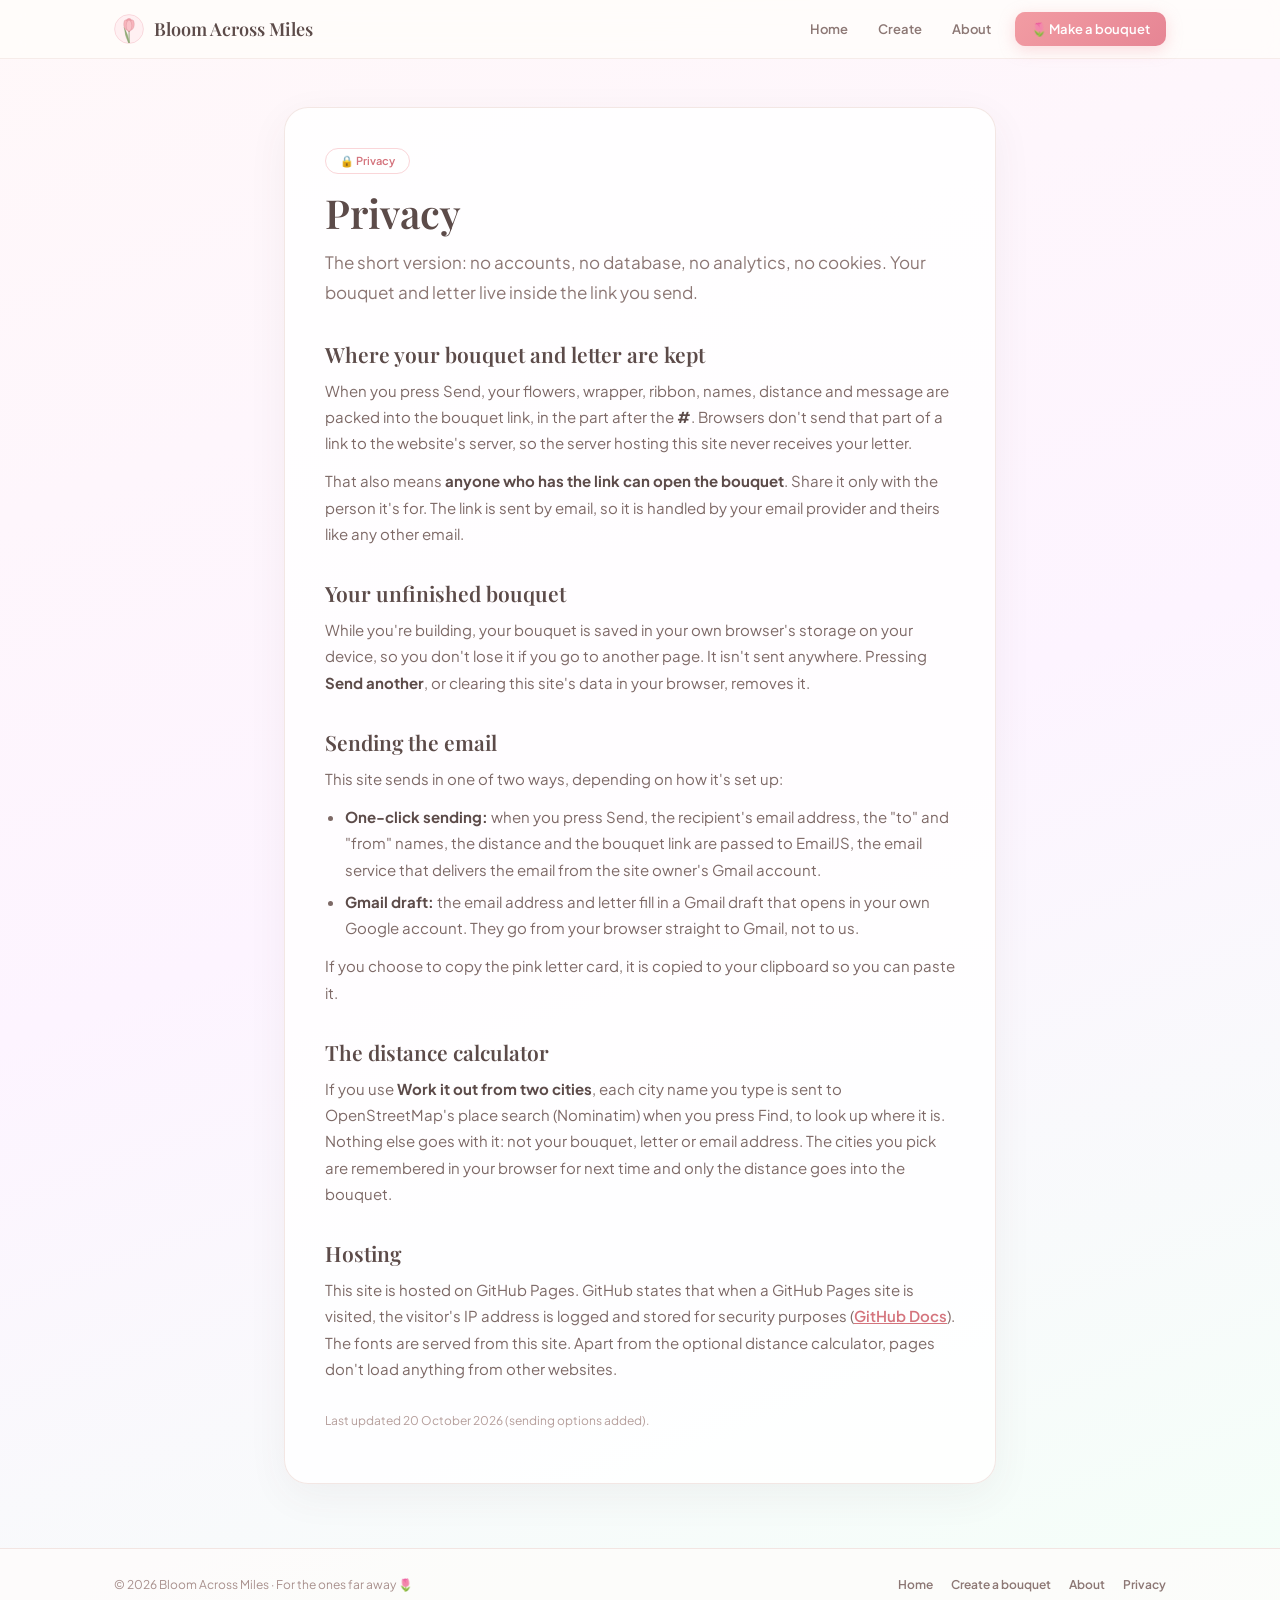
<file: privacy.html>
<!DOCTYPE html>
<html lang="en">
<head>
<meta charset="UTF-8">
<meta name="viewport" content="width=device-width, initial-scale=1.0, viewport-fit=cover">
<title>Privacy - Bloom Across Miles</title>
<meta name="description" content="What Bloom Across Miles does and doesn't do with your data.">
<meta name="theme-color" content="#fdf8f3">
<link rel="icon" href="assets/favicon.svg" type="image/svg+xml">
<link rel="apple-touch-icon" href="assets/apple-touch-icon.png">
<meta property="og:type" content="website">
<meta property="og:site_name" content="Bloom Across Miles">
<meta property="og:title" content="Privacy - Bloom Across Miles">
<meta property="og:description" content="What Bloom Across Miles does and doesn't do with your data.">
<meta property="og:image" content="assets/og-image.png">
<meta name="twitter:card" content="summary_large_image">
<link rel="stylesheet" href="core/fonts.css">
<link rel="stylesheet" href="core/base.css">
<link rel="stylesheet" href="core/layout.css">
</head>
<body class="page">
<div data-site-header></div>
<main class="page-main">
<article class="prose">
  <span class="eyebrow">🔒 Privacy</span>
  <h1>Privacy</h1>
  <p class="lead">The short version: no accounts, no database, no analytics, no cookies. Your bouquet and letter live inside the link you send.</p>

  <h2>Where your bouquet and letter are kept</h2>
  <p>When you press Send, your flowers, wrapper, ribbon, names, distance and message are packed into the bouquet link, in the part after the <strong>#</strong>. Browsers don't send that part of a link to the website's server, so the server hosting this site never receives your letter.</p>
  <p>That also means <strong>anyone who has the link can open the bouquet</strong>. Share it only with the person it's for. The link is sent by email, so it is handled by your email provider and theirs like any other email.</p>

  <h2>Your unfinished bouquet</h2>
  <p>While you're building, your bouquet is saved in your own browser's storage on your device, so you don't lose it if you go to another page. It isn't sent anywhere. Pressing <strong>Send another</strong>, or clearing this site's data in your browser, removes it.</p>

  <h2>Sending the email</h2>
  <p>This site sends in one of two ways, depending on how it's set up:</p>
  <ul>
    <li><strong>One-click sending:</strong> when you press Send, the recipient's email address, the "to" and "from" names, the distance and the bouquet link are passed to EmailJS, the email service that delivers the email from the site owner's Gmail account.</li>
    <li><strong>Gmail draft:</strong> the email address and letter fill in a Gmail draft that opens in your own Google account. They go from your browser straight to Gmail, not to us.</li>
  </ul>
  <p>If you choose to copy the pink letter card, it is copied to your clipboard so you can paste it.</p>

  <h2>The distance calculator</h2>
  <p>If you use <strong>Work it out from two cities</strong>, each city name you type is sent to OpenStreetMap's place search (Nominatim) when you press Find, to look up where it is. Nothing else goes with it: not your bouquet, letter or email address. The cities you pick are remembered in your browser for next time and only the distance goes into the bouquet.</p>

  <h2>Hosting</h2>
  <p>This site is hosted on GitHub Pages. GitHub states that when a GitHub Pages site is visited, the visitor's IP address is logged and stored for security purposes (<a href="https://docs.github.com/en/pages/getting-started-with-github-pages/what-is-github-pages" rel="noopener">GitHub Docs</a>). The fonts are served from this site. Apart from the optional distance calculator, pages don't load anything from other websites.</p>

  <p class="muted">Last updated 20 October 2026 (sending options added).</p>
</article>
</main>
<div data-site-footer></div>
<script defer src="core/layout.js"></script>
</body>
</html>
</file>
<file: core/fonts.css>
/* Fonts are served from this site (assets/fonts), so pages make no requests to other companies. License: assets/fonts/LICENSE.txt */
@font-face{font-family:'Plus Jakarta Sans';font-style:normal;font-weight:400;font-display:swap;src:url(../assets/fonts/plus-jakarta-sans-latin-400-normal.woff2) format('woff2');}
@font-face{font-family:'Plus Jakarta Sans';font-style:normal;font-weight:500;font-display:swap;src:url(../assets/fonts/plus-jakarta-sans-latin-500-normal.woff2) format('woff2');}
@font-face{font-family:'Plus Jakarta Sans';font-style:normal;font-weight:600;font-display:swap;src:url(../assets/fonts/plus-jakarta-sans-latin-600-normal.woff2) format('woff2');}
@font-face{font-family:'Plus Jakarta Sans';font-style:normal;font-weight:700;font-display:swap;src:url(../assets/fonts/plus-jakarta-sans-latin-700-normal.woff2) format('woff2');}
@font-face{font-family:'Playfair Display';font-style:normal;font-weight:600;font-display:swap;src:url(../assets/fonts/playfair-display-latin-600-normal.woff2) format('woff2');}
@font-face{font-family:'Playfair Display';font-style:italic;font-weight:500;font-display:swap;src:url(../assets/fonts/playfair-display-latin-500-italic.woff2) format('woff2');}
@font-face{font-family:'Caveat';font-style:normal;font-weight:500;font-display:swap;src:url(../assets/fonts/caveat-latin-500-normal.woff2) format('woff2');}
@font-face{font-family:'Caveat';font-style:normal;font-weight:700;font-display:swap;src:url(../assets/fonts/caveat-latin-700-normal.woff2) format('woff2');}
</file>
<file: core/base.css>
/* Base: reset, typography helpers, shared buttons, inputs, toast */
*,*::before,*::after{box-sizing:border-box;margin:0;padding:0;}
body{font-family:'Plus Jakarta Sans',sans-serif;background:#fdf8f3;color:#5c4b49;overflow-x:hidden;}
a{color:inherit;}
.font-serif{font-family:'Playfair Display',serif;}
.font-hand{font-family:'Caveat',cursive;}
::-webkit-scrollbar{width:5px;}::-webkit-scrollbar-track{background:#fdf6f4;}::-webkit-scrollbar-thumb{background:#e5c9c6;border-radius:9999px;}
input[type=checkbox]{accent-color:#e58c94;}input[type=range]{accent-color:#e58c94;}

/* ── Button styles ── */
.btn-primary{background:linear-gradient(135deg,#f29ca3,#e68594);color:white;border:none;border-radius:12px;font-family:'Plus Jakarta Sans',sans-serif;font-size:14px;font-weight:600;padding:12px 24px;cursor:pointer;transition:opacity .15s,transform .15s;box-shadow:0 4px 20px rgba(242,156,163,.4);}
.btn-primary:hover{opacity:.9;transform:translateY(-1px);}
.btn-secondary{background:white;color:#5c4b49;border:1.5px solid #f2e5e2;border-radius:12px;font-family:'Plus Jakarta Sans',sans-serif;font-size:13px;font-weight:500;padding:10px 20px;cursor:pointer;transition:border-color .15s;}
.btn-secondary:hover{border-color:#f29ca3;}
.btn-bouquet{background:linear-gradient(135deg,#c8a0d8,#f29ca3);color:white;border:none;border-radius:16px;font-family:'Plus Jakarta Sans',sans-serif;font-size:15px;font-weight:700;padding:16px 32px;cursor:pointer;box-shadow:0 8px 30px rgba(200,160,216,.4);transition:transform .2s,box-shadow .2s;display:inline-flex;align-items:center;gap:10px;}
.btn-bouquet:hover{transform:translateY(-2px);box-shadow:0 12px 40px rgba(200,160,216,.5);}

/* ── Input styles ── */
.inp{width:100%;padding:10px 14px;border:1.5px solid #f2e5e2;border-radius:10px;font-family:'Plus Jakarta Sans',sans-serif;font-size:13px;background:white;color:#5c4b49;outline:none;transition:border-color .15s;}
.inp:focus{border-color:#f29ca3;}
.inp::placeholder{color:#c0a8a8;}

/* ── TOAST ── */
#toast{position:fixed;bottom:24px;right:24px;z-index:100;background:#5c4b49;color:white;padding:12px 18px;border-radius:16px;font-size:13px;font-weight:500;display:flex;align-items:center;gap:10px;box-shadow:0 8px 32px rgba(0,0,0,.18);transform:translateY(80px);opacity:0;transition:transform .3s,opacity .3s;pointer-events:none;}
#toast.show{transform:translateY(0);opacity:1;}
@media(max-width:640px){#toast{left:16px;right:16px;bottom:16px;justify-content:center;}}
</file>
<file: core/layout.css>
/* Shared site header, footer and content-page styles (Home, About, Privacy, 404) */

.site-header{position:sticky;top:0;z-index:40;background:rgba(255,253,251,.82);backdrop-filter:blur(12px);-webkit-backdrop-filter:blur(12px);border-bottom:1px solid rgba(242,229,226,.7);}
.site-header-inner{max-width:1100px;margin:0 auto;padding:12px 24px;display:flex;align-items:center;justify-content:space-between;gap:16px;}
.site-logo{display:flex;align-items:center;gap:10px;text-decoration:none;color:#5c4b49;}
.site-logo img{width:30px;height:30px;}
.site-logo span{font-family:'Playfair Display',serif;font-size:18px;font-weight:600;}
.site-nav{display:flex;align-items:center;gap:6px;}
.site-nav a{font-size:13px;font-weight:600;color:#8c7774;text-decoration:none;padding:8px 12px;border-radius:10px;transition:background .15s,color .15s;}
.site-nav a:hover{background:#fff0f1;color:#5c4b49;}
.site-nav a[aria-current="page"]{color:#d4747d;}
.site-nav .site-cta{background:linear-gradient(135deg,#f29ca3,#e68594);color:#fff;padding:9px 16px;margin-left:6px;box-shadow:0 4px 16px rgba(242,156,163,.35);}
.site-nav .site-cta:hover{background:linear-gradient(135deg,#f29ca3,#e68594);color:#fff;opacity:.92;}

.site-footer{border-top:1px solid #f2e5e2;background:rgba(255,253,251,.7);position:relative;z-index:10;}
.site-footer-inner{max-width:1100px;margin:0 auto;padding:28px 24px;display:flex;align-items:center;justify-content:space-between;gap:16px;flex-wrap:wrap;}
.site-footer p{font-size:12px;color:#a8908d;}
.site-footer nav{display:flex;gap:18px;flex-wrap:wrap;}
.site-footer nav a{font-size:12px;font-weight:600;color:#8c7774;text-decoration:none;}
.site-footer nav a:hover{color:#d4747d;}

/* Content pages */
.page{min-height:100vh;display:flex;flex-direction:column;background:linear-gradient(160deg,#fff8f9 0%,#fdf4ff 50%,#f4fff8 100%);}
.page-main{flex:1;width:100%;max-width:760px;margin:0 auto;padding:48px 24px 64px;}
.prose{background:rgba(255,255,255,.82);border:1.5px solid rgba(242,229,226,.9);border-radius:24px;padding:40px;box-shadow:0 12px 40px rgba(92,75,73,.06);}
.prose .eyebrow{display:inline-flex;align-items:center;gap:6px;background:#fff;border:1px solid #fad6d9;border-radius:99px;padding:5px 14px;font-size:11px;font-weight:600;color:#d4747d;margin-bottom:16px;}
.prose h1{font-family:'Playfair Display',serif;font-size:clamp(30px,4vw,40px);font-weight:600;color:#5c4b49;line-height:1.15;margin-bottom:12px;}
.prose h2{font-family:'Playfair Display',serif;font-size:21px;font-weight:600;color:#5c4b49;margin:32px 0 10px;}
.prose p,.prose li{font-size:15px;line-height:1.75;color:#7d6966;}
.prose p{margin-bottom:12px;}
.prose ul{padding-left:20px;margin-bottom:12px;}
.prose li{margin-bottom:6px;}
.prose strong{color:#5c4b49;}
.prose a{color:#d4747d;font-weight:600;}
.prose .lead{font-size:17px;color:#8c7774;}
.prose .muted{font-size:12px;color:#b59e9b;margin-top:28px;}
.prose-actions{display:flex;gap:12px;flex-wrap:wrap;margin-top:28px;}
a.btn-bouquet,a.btn-secondary,a.btn-primary{text-decoration:none;}

@media(max-width:640px){
  .site-header-inner{padding:10px 16px;}
  .site-nav a:not(.site-cta){display:none;}
  .site-logo span{font-size:16px;}
  .site-footer-inner{padding:24px 16px;flex-direction:column;align-items:flex-start;}
  .page-main{padding:28px 16px 48px;}
  .prose{padding:26px 20px;border-radius:20px;}
}
</file>
<file: features/landing/landing.css>
/* Home page: hero, feature cards, version badges, floating petals */
/* ── HOME ── */
#home{display:flex;flex-direction:column;min-height:100vh;background:linear-gradient(160deg,#fff8f9 0%,#fdf4ff 50%,#f4fff8 100%);position:relative;overflow:hidden;}
/* Petals drift across the visible screen (fixed), behind the page content */
#landingPetals{position:fixed;inset:0;pointer-events:none;overflow:hidden;z-index:0;}
#heroSvg{animation:heroSway 5s ease-in-out infinite;transform-origin:50% 92%;}
.link-soft{padding:14px 26px;border-radius:16px;background:rgba(255,255,255,.85);border:1.5px solid #f2e5e2;font-size:15px;font-weight:600;color:#5c4b49;cursor:pointer;backdrop-filter:blur(8px);transition:border-color .15s;text-decoration:none;display:inline-flex;align-items:center;}
.link-soft:hover{border-color:#f29ca3;}
@keyframes floatUp{0%{opacity:0;transform:translateY(28px);}100%{opacity:1;transform:translateY(0);}}
@keyframes floatBob{0%,100%{transform:translateY(0px) rotate(-2deg);}50%{transform:translateY(-12px) rotate(2deg);}}
@keyframes shimmer{0%,100%{opacity:.5;}50%{opacity:1;}}
@keyframes petalDrift{0%{transform:translateY(0) translateX(0) rotate(0deg);opacity:0;}8%{opacity:1;}85%{opacity:1;}100%{transform:translateY(-112vh) translateX(60px) rotate(360deg);opacity:0;}}
@keyframes heroSway{0%,100%{transform:rotate(-2.2deg);}50%{transform:rotate(2.2deg);}}
.land-fade{animation:floatUp .7s cubic-bezier(.22,1,.36,1) both;}
.land-fade-1{animation-delay:.05s;}
.land-fade-2{animation-delay:.15s;}
.land-fade-3{animation-delay:.28s;}
.land-fade-4{animation-delay:.42s;}
.land-fade-5{animation-delay:.56s;}
.float-bob{animation:floatBob 4s ease-in-out infinite;}
.feature-card{background:rgba(255,255,255,.75);backdrop-filter:blur(8px);border:1.5px solid rgba(242,229,226,.8);border-radius:20px;padding:22px 20px;transition:transform .2s,box-shadow .2s;}
.feature-card:hover{transform:translateY(-4px);box-shadow:0 12px 40px rgba(242,156,163,.18);}
.version-badge{display:inline-flex;align-items:center;gap:6px;background:rgba(255,255,255,.8);border:1px solid #fad6d9;border-radius:99px;padding:5px 14px;font-size:11px;font-weight:600;color:#d4747d;}
.v2-badge{background:rgba(232,218,250,.6);border:1px solid #d4b8f0;color:#8b5cf6;}
.bg-petal{position:absolute;pointer-events:none;animation:petalDrift linear infinite;}


/* Mobile hero: stack the columns and reuse the full bouquet, scaled down */
@media(max-width:680px){
  #hero-split{grid-template-columns:1fr!important;padding:20px 20px 8px!important;text-align:center!important;}
  #hero-split>div:first-child{align-items:center!important;padding-right:0!important;text-align:center!important;}
  #hero-split>div:first-child>div:nth-last-child(-n+2){justify-content:center;}
  #hero-split>div:last-child{margin-top:36px;}
  #hero-split>div:last-child svg{width:240px!important;height:auto!important;}
  #hero-split>div:last-child div[style*="320px"]{width:260px!important;height:260px!important;}
}

/* People who turn off animations in their device settings get a still page */
@media (prefers-reduced-motion: reduce){
  .land-fade,.float-bob,#heroSvg,.bg-petal{animation:none!important;}
  #landingPetals{display:none;}
}
</file>
<file: core/screens.css>
/* Pages with more than one screen (create.html, bouquet.html) mark each with data-screen.
   All start hidden; core/screens.js shows one at a time. */
[data-screen]{display:none;}
#screen-builder{flex-direction:column;min-height:100vh;}
#screen-send{min-height:100vh;align-items:center;justify-content:center;background:#fdf8f3;padding:24px 0;}
#screen-recipient{min-height:100vh;background:#fff0f4;}
#screen-missing{min-height:100vh;align-items:center;justify-content:center;background:linear-gradient(160deg,#fff8f9 0%,#fdf4ff 50%,#f4fff8 100%);padding:24px;}

@keyframes gentleSway{0%,100%{transform:rotate(-1.4deg);}50%{transform:rotate(1.4deg);}}
</file>
<file: features/send/send.css>
/* Send screen */
/* ── SEND SCREEN ── */
.send-card{background:white;border-radius:24px;padding:40px;max-width:480px;width:90%;box-shadow:0 20px 60px rgba(92,75,73,.12);text-align:center;}

/* Optional pink-card section on the confirm screen */
.pretty-card{width:100%;text-align:left;border:1.5px dashed #f0cfd3;border-radius:14px;padding:12px 14px;margin-bottom:14px;background:#fffdfd;}
.pretty-card summary{cursor:pointer;font-size:13px;font-weight:600;color:#d4747d;}
.pretty-card[open] summary{margin-bottom:12px;}
.pretty-card ol{padding-left:18px;display:flex;flex-direction:column;gap:6px;margin:12px 0;}
.pretty-card li{font-size:13px;color:#5c4b49;line-height:1.55;}
#cardPreview{zoom:.7;pointer-events:none;}
#screen-send kbd{display:inline-block;min-width:22px;padding:1px 7px;border:1px solid #e2cfcb;border-bottom-width:2px;border-radius:6px;background:#fff;font-family:inherit;font-size:12px;font-weight:700;color:#5c4b49;text-align:center;}
@media(max-width:640px){.send-card{padding:28px 20px!important;width:calc(100% - 24px)!important;}#cardPreview{zoom:.6;}}
.paste-steps{width:100%;background:linear-gradient(135deg,#fff9f9,#fff4ff);border:2px solid #fad6d9;border-radius:16px;padding:14px 18px;margin-bottom:14px;text-align:left;}
.paste-steps-title{font-size:11px;font-weight:700;text-transform:uppercase;letter-spacing:.06em;color:#d4747d;margin-bottom:8px;}
.paste-steps ol{padding-left:18px;display:flex;flex-direction:column;gap:6px;}
.paste-steps li{font-size:13px;color:#5c4b49;line-height:1.55;}
.paste-steps-note{font-size:11px;color:#a8908d;margin-top:8px;}
.pretty-card #cardPreview{margin-bottom:10px;}

/* Countdown before the tab goes to Gmail */
.gmail-countdown{width:100%;background:#f4f9f1;border:1.5px solid #d7e8cc;border-radius:14px;padding:12px 14px;margin-bottom:14px;text-align:center;}
.gmail-countdown p{font-size:13px;font-weight:600;color:#5d8a4c;margin-bottom:8px;}
.gmail-countdown-bar{height:6px;border-radius:99px;background:#e3efdb;overflow:hidden;margin-bottom:10px;}
.gmail-countdown-bar span{display:block;height:100%;width:0;background:#7aaa68;border-radius:99px;}
.gmail-countdown-actions{display:flex;gap:8px;justify-content:center;flex-wrap:wrap;}
.gmail-countdown[hidden]{display:none;}
</file>
<file: features/recipient/recipient.css>
/* Recipient experience: envelope, rising letter, love letter modal, confetti */
/* ── RECIPIENT SCREEN ── */
#recipient-bg{position:fixed;inset:0;background:linear-gradient(135deg,#fff0f4 0%,#f4f0ff 50%,#f0fff4 100%);z-index:0;}

/* ── CONFETTI ── */
#confetti-canvas{position:fixed;inset:0;pointer-events:none;z-index:10;}

/* ── ENVELOPE ── */
#envelope-wrap{position:relative;z-index:20;display:flex;flex-direction:column;align-items:center;justify-content:center;min-height:100vh;padding:20px;}
.env-container{position:relative;width:320px;height:240px;cursor:pointer;perspective:900px;margin-top:0;transition:margin-top .9s cubic-bezier(.22,1,.36,1);}
/* Opening: the flap swings up about 140px and the letter rises above the envelope, so move it down to keep the heading clear */
#envelope-wrap.opened .env-container{margin-top:170px;}
/* envelope body */
.env-body{position:absolute;inset:0;background:#f9b8c4;border-radius:4px 4px 16px 16px;box-shadow:0 12px 40px rgba(249,156,163,.35);}
/* back flap - the triangle pointing up, behind letter */
.env-back-flap{position:absolute;top:0;left:0;right:0;height:0;border-left:160px solid transparent;border-right:160px solid transparent;border-top:140px solid #f4a0b0;z-index:1;}
/* left and right inner triangles */
.env-left{position:absolute;bottom:0;left:0;width:0;height:0;border-bottom:120px solid #f4a0b0;border-right:160px solid transparent;z-index:2;}
.env-right{position:absolute;bottom:0;right:0;width:0;height:0;border-bottom:120px solid #f0a8b8;border-left:160px solid transparent;z-index:2;}
/* bottom triangle */
.env-bottom{position:absolute;bottom:0;left:0;right:0;height:0;border-left:160px solid transparent;border-right:160px solid transparent;border-bottom:110px solid #f9b8c4;z-index:3;}

/* front flap - opens upward via CSS transform */
.env-front-flap{
  position:absolute;top:0;left:0;right:0;height:0;
  border-left:160px solid transparent;border-right:160px solid transparent;border-top:140px solid #f6aab9;
  filter:drop-shadow(0 3px 3px rgba(201,115,128,.28));
  z-index:8;
  transform-origin:top center;
  transform:rotateX(0deg);
  transition:transform 1.2s cubic-bezier(.4,0,.2,1),z-index 0s linear .55s;
}
/* Once it swings past upright, the flap goes behind the rising letter */
.env-front-flap.open{transform:rotateX(-180deg);z-index:4;}
/* Heart seal sits on the tip of the closed flap and fades as it opens */
.env-seal{position:absolute;top:104px;left:50%;transform:translateX(-50%);z-index:9;pointer-events:none;transition:opacity .35s ease,transform .35s ease;filter:drop-shadow(0 3px 5px rgba(146,43,33,.3));}
#envelope-wrap.opened .env-seal{opacity:0;transform:translateX(-50%) scale(.6);}

/* letter card - slides up from envelope */
.letter-card{
  position:absolute;left:50%;bottom:20px;
  transform:translateX(-50%) translateY(0px);
  width:220px;z-index:6;
  transition:transform 1.4s cubic-bezier(.22,1,.36,1) .6s, opacity .6s ease .6s;
  opacity:0;
}
.letter-card.risen{transform:translateX(-50%) translateY(-200px);opacity:1;}
.letter-paper{
  background:#fffdf9;border-radius:8px;padding:20px 18px 24px;
  box-shadow:0 8px 32px rgba(92,75,73,.18);
  border:1px solid #f2e5e2;position:relative;
}
/* lined paper lines */
.letter-paper::before{
  content:'';position:absolute;inset:52px 18px 18px;
  background:repeating-linear-gradient(to bottom,transparent,transparent 22px,#f0e8e6 22px,#f0e8e6 23px);
  pointer-events:none;
}
.letter-wax{width:40px;height:40px;margin:0 auto 12px;position:relative;z-index:1;}

/* ── LOVE LETTER MODAL ── */
#letter-modal{
  display:none;position:fixed;inset:0;z-index:50;
  align-items:center;justify-content:center;
  background:rgba(255,240,244,.92);backdrop-filter:blur(12px);
  padding:20px;
}
#letter-modal.open{display:flex;}
.letter-modal-card{
  background:#fffdf9;border-radius:24px;max-width:520px;width:100%;
  box-shadow:0 24px 80px rgba(92,75,73,.18);border:2px solid #f2e5e2;
  padding:40px 36px 36px;position:relative;max-height:90vh;overflow-y:auto;
  animation:riseUp .6s cubic-bezier(.22,1,.36,1) both;
}
@keyframes riseUp{from{opacity:0;transform:translateY(40px);}to{opacity:1;transform:translateY(0);}}
/* lined paper inside modal */
.modal-lines{
  background:repeating-linear-gradient(to bottom,transparent,transparent 30px,#f0e8e6 30px,#f0e8e6 31px);
  padding:12px 0 4px;min-height:140px;
}

/* ── Confetti pieces ── */
@keyframes confettiFall{
  0%{transform:translateY(-20px) rotate(0deg) scale(1);opacity:1;}
  80%{opacity:1;}
  100%{transform:translateY(110vh) rotate(720deg) scale(.8);opacity:0;}
}
@keyframes confettiWiggle{
  0%,100%{margin-left:0px;}
  25%{margin-left:18px;}
  75%{margin-left:-18px;}
}
.confetti-piece{
  position:fixed;top:-20px;pointer-events:none;z-index:11;
  animation:confettiFall linear infinite, confettiWiggle ease-in-out infinite;
}
@keyframes ribbonWiggle{
  0%,100%{transform:translateY(0) scaleX(1);}
  50%{transform:translateY(40px) scaleX(-1);}
}
.ribbon-piece{position:fixed;top:-30px;pointer-events:none;z-index:11;animation:confettiFall linear infinite;}

/* ── Envelope open animation sequence ── */
@keyframes envBounce{0%,100%{transform:translateY(0);}50%{transform:translateY(-8px);}}
.env-bounce{animation:envBounce 2s ease-in-out infinite;}
.env-bounce.stop{animation:none;}
</file>
<file: features/builder/builder.css>
/* Builder canvas: dotted studio background, draggable flowers and transform handles */
.studio-grid{background-color:#FFFDF9;background-image:radial-gradient(#E8D8D5 1.2px,transparent 1.2px);background-size:22px 22px;}
.flower-entity{cursor:grab;touch-action:none;}.flower-entity:active{cursor:grabbing;}
.gizmo-rotate{cursor:grab;touch-action:none;}.gizmo-rotate:active{cursor:grabbing;}
.gizmo-scale{cursor:nwse-resize;touch-action:none;}.gizmo-move{cursor:move;touch-action:none;}
.action-btn{cursor:pointer;}.action-btn:hover circle{fill:#fff0f1!important;}

#screen-builder{user-select:none;-webkit-user-select:none;}
#mainSvg{touch-action:none;}   /* dragging flowers must not scroll the page */
.builder-tip-short{display:none;}

/* Sidebar resize handle */
#panelResizer{width:8px;margin-left:-4px;margin-right:-4px;flex-shrink:0;cursor:col-resize;position:relative;z-index:5;touch-action:none;}
#panelResizer::after{content:'';position:absolute;top:0;bottom:0;left:3px;width:2px;background:transparent;transition:background .15s;}
#panelResizer:hover::after,#panelResizer:focus-visible::after,#panelResizer.dragging::after{background:#f29ca3;}
#panelResizer:focus{outline:none;}

/* ── Phones and small tablets: canvas on top, tools underneath ── */
@media(max-width:760px){
  #builderHeader{padding:10px 12px!important;}
  #builderHeader h1{font-size:17px!important;}
  #builderHeader p{display:none;}
  #builderActions{width:100%;display:grid!important;grid-template-columns:1fr 1fr;gap:8px!important;}
  #builderActions .btn-primary{grid-column:1/-1;padding:12px!important;font-size:14px!important;}
  #builderLayout{flex-direction:column;overflow:visible!important;}
  #stage{order:-1;min-height:0!important;padding:12px 10px!important;}
  #stage .canvas-box{max-height:58vh!important;max-width:420px!important;}
  #panelResizer{display:none;}
  #builderPanel{width:100%!important;max-height:none!important;border-right:none!important;border-top:1px solid #f2e5e2;}
  #builderPanel [id^="tb-"]{font-size:13px!important;padding:10px 4px!important;}
  #flowerGrid{grid-template-columns:repeat(auto-fill,minmax(86px,1fr))!important;}
  #wrapGrid{grid-template-columns:repeat(3,1fr)!important;}
  #tp-note .inp{font-size:16px!important;}  /* 16px stops iPhones zooming into the field */
  .builder-tip-long{display:none;}
  .builder-tip-short{display:inline;}
}
</file>
<file: features/distance/distance.css>
/* Distance calculator inside the Note tab. Every rule is scoped to #distanceCalc. */
#distanceCalc{margin-top:6px;}
#distanceCalc .dc-toggle{background:none;border:none;padding:2px 0;font-family:inherit;font-size:10px;font-weight:600;color:#d4747d;cursor:pointer;}
#distanceCalc .dc-toggle:hover{text-decoration:underline;}
#distanceCalc .dc-panel{margin-top:8px;padding:10px;border:1px dashed #f0cfd3;border-radius:12px;background:#fff;display:flex;flex-direction:column;gap:10px;}
#distanceCalc .dc-panel[hidden]{display:none;}
#distanceCalc label{font-size:10px;font-weight:600;color:#8c7774;display:block;margin-bottom:3px;}
#distanceCalc .dc-row{display:flex;gap:6px;}
#distanceCalc .dc-row .inp{font-size:11px;padding:7px 10px;min-width:0;}
#distanceCalc .dc-find{flex-shrink:0;padding:0 10px;border-radius:9px;border:1.5px solid #f2e5e2;background:#fff9f9;font-family:inherit;font-size:11px;font-weight:600;color:#d4747d;cursor:pointer;}
#distanceCalc .dc-find:hover{border-color:#f29ca3;}
#distanceCalc .dc-status{font-size:10px;color:#8c7774;margin-top:4px;line-height:1.4;}
#distanceCalc .dc-matches{display:flex;flex-direction:column;gap:4px;margin-top:4px;}
#distanceCalc .dc-matches button{text-align:left;padding:6px 8px;border-radius:8px;border:1px solid #f2e5e2;background:#fffdfb;font-family:inherit;font-size:10px;color:#5c4b49;cursor:pointer;line-height:1.35;}
#distanceCalc .dc-matches button:hover{border-color:#f29ca3;background:#fff5f6;}
#distanceCalc .dc-units{display:flex;gap:4px;background:#fcf8f7;border-radius:9px;padding:3px;align-self:flex-start;}
#distanceCalc .dc-units button{padding:5px 12px;border:none;border-radius:7px;background:transparent;font-family:inherit;font-size:10px;font-weight:600;color:#8c7774;cursor:pointer;}
#distanceCalc .dc-units button.on{background:#fff;color:#d4747d;box-shadow:0 1px 4px rgba(0,0,0,.06);}
#distanceCalc .dc-result{font-size:11px;font-weight:600;color:#5d8a4c;}
#distanceCalc .dc-result:empty{display:none;}
#distanceCalc .dc-credit{font-size:9px;color:#b59e9b;}
#distanceCalc .dc-credit a{color:#a8908d;}

@media(max-width:760px){
  #distanceCalc .dc-toggle{font-size:13px;}
  #distanceCalc .dc-row .inp{font-size:16px;}   /* 16px stops iPhones zooming in */
  #distanceCalc .dc-find,#distanceCalc .dc-matches button,#distanceCalc .dc-units button{font-size:13px;padding:8px 12px;}
  #distanceCalc label,#distanceCalc .dc-status{font-size:12px;}
}
</file>
